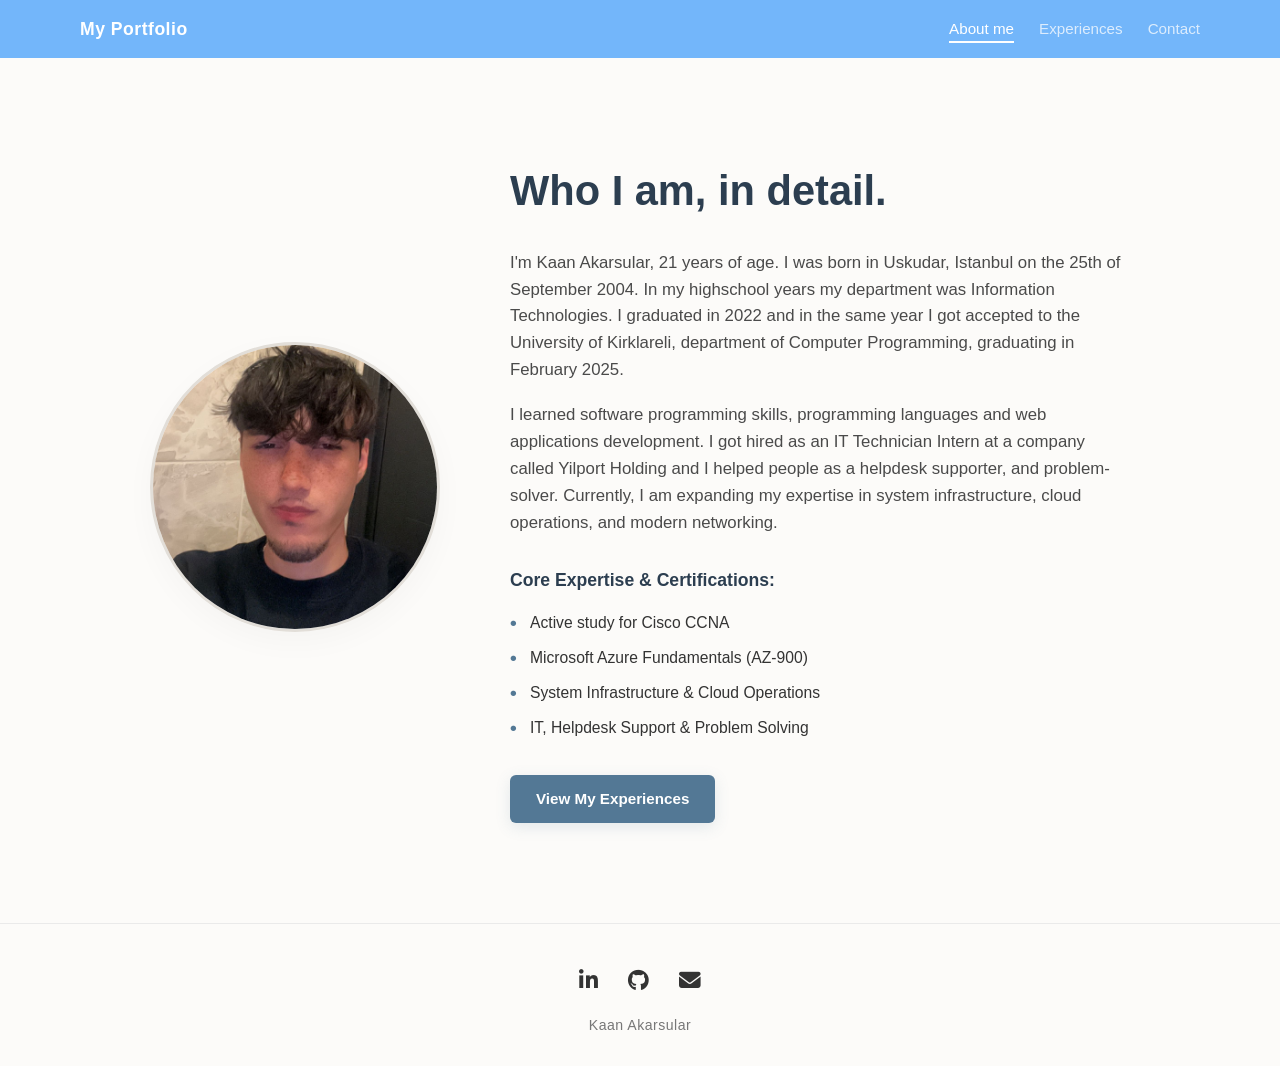
<file: index.html>
<!DOCTYPE html>
<html lang="en">
<head>
    <meta charset="UTF-8">
    <meta name="viewport" content="width=device-width, initial-scale=1.0">
    <title>Kaan Akarsular | Portfolio</title>
    

    <link rel="stylesheet" href="https://cdnjs.cloudflare.com/ajax/libs/font-awesome/6.4.2/css/all.min.css">
    

    <link rel="stylesheet" href="style.css">
</head>
<body>






    <nav class="navbar">
        <div class="nav-container">
            <a href="#" class="nav-logo">My Portfolio</a>
            <ul class="nav-links">
                <li><a href="#" class="active">About me</a></li>
                <li><a href="experiences.html">Experiences</a></li>
                <li><a href="contact.html">Contact</a></li>
            </ul>
        </div>
    </nav>






    <section class="about-section">
        <div class="about-container">
            

            <div class="about-image-box">
          <img src="Photos/profil.jpg" alt="Kaan Akarsular" class="profile-img">
            </div>







            <div class="about-content">
                <h1 class="about-title">Who I am, in detail.</h1>
                
                <p class="about-text">
                    I'm Kaan Akarsular, 21 years of age. I was born in Uskudar, Istanbul on the 25th of September 2004. 
                    In my highschool years my department was Information Technologies. I graduated in 2022 and in the same 
                    year I got accepted to the University of Kirklareli, department of Computer Programming, graduating in February 2025.
                </p>
                
                <p class="about-text">
                    I learned software programming skills, programming languages and web applications development. 
                    I got hired as an IT Technician Intern at a company called Yilport Holding and I helped people 
                    as a helpdesk supporter, and problem-solver. Currently, I am expanding my expertise in system infrastructure, 
                    cloud operations, and modern networking.
                </p>

           
                <div class="skills-highlight">
                    <h3>Core Expertise & Certifications:</h3>
                    <ul>
                        <li>Active study for Cisco CCNA</li>
                        <li>Microsoft Azure Fundamentals (AZ-900)</li>
                        <li>System Infrastructure & Cloud Operations</li>
                        <li>IT, Helpdesk Support & Problem Solving</li>
                    </ul>
                </div>
                <a href="experiences.html" class="cta-button">View My Experiences</a>
            </div>

        </div>
    </section>




  
    <footer class="main-footer">
    
        <div class="footer-socials">
            <a href="https://www.linkedin.com/in/kaan-akarsular/" target="_blank" class="social-icon" title="LinkedIn">
                <i class="fab fa-linkedin-in"></i>
            </a>
            <a href="https://github.com/kaansproject" target="_blank" class="social-icon" title="GitHub">
                <i class="fab fa-github"></i>
            </a>
            <a href="mailto:kwmida@gmail.com" class="social-icon" title="Email Me">
                <i class="fas fa-envelope"></i>
            </a>
        </div>
        


        <div class="footer-copyright">
            <p>Kaan Akarsular</p>
        </div>
        </footer>




    
</body>
</html>
</file>
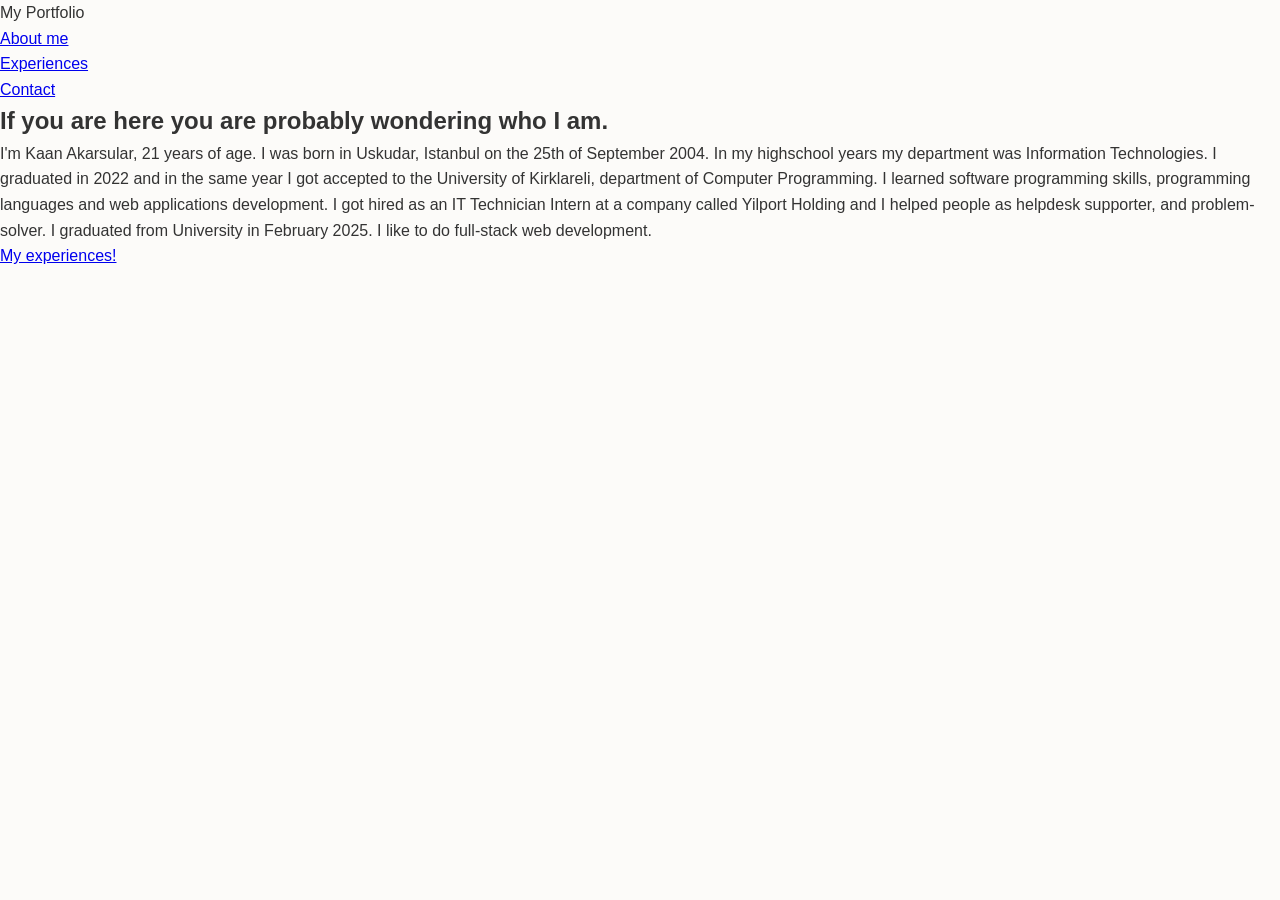
<file: aboutme.html>
<!DOCTYPE html>
<html lang="tr">
<head>
    <meta charset="UTF-8">
    <meta name="viewport" content="width=device-width, initial-scale=1.0">
    <title>About me</title>
    <link rel="stylesheet" href="style.css">
</head>
<body>
    <nav>
        <div class="logo">My Portfolio</div>
        <ul>
            <li><a href="aboutme.html" class="active">About me</a></li>
            <li><a href="experiences.html">Experiences</a></li>
            <li><a href="contact.html">Contact</a></li>
        </ul>
    </nav>

    <section class="hero">
        <h1>If you are here you are probably wondering who I am.</h1>
        <p>I'm Kaan Akarsular, 21 years of age. I was born in Uskudar, 
            Istanbul on the 25th of September 2004. In my highschool years my department was Information Technologies. 
            I graduated in 2022 and in the same year I got accepted to the University of Kirklareli, department of Computer Programming. 
            I learned software programming skills, programming languages and web applications development. 
            I got hired as an IT Technician Intern at a company called Yilport Holding and I helped people as helpdesk supporter, and problem-solver. 
            I graduated from University in February 2025. I like to do full-stack web development. </p>
        <a href="experiences.html" class="btn">My experiences!</a>
    </section>
</body>
</html>
</file>
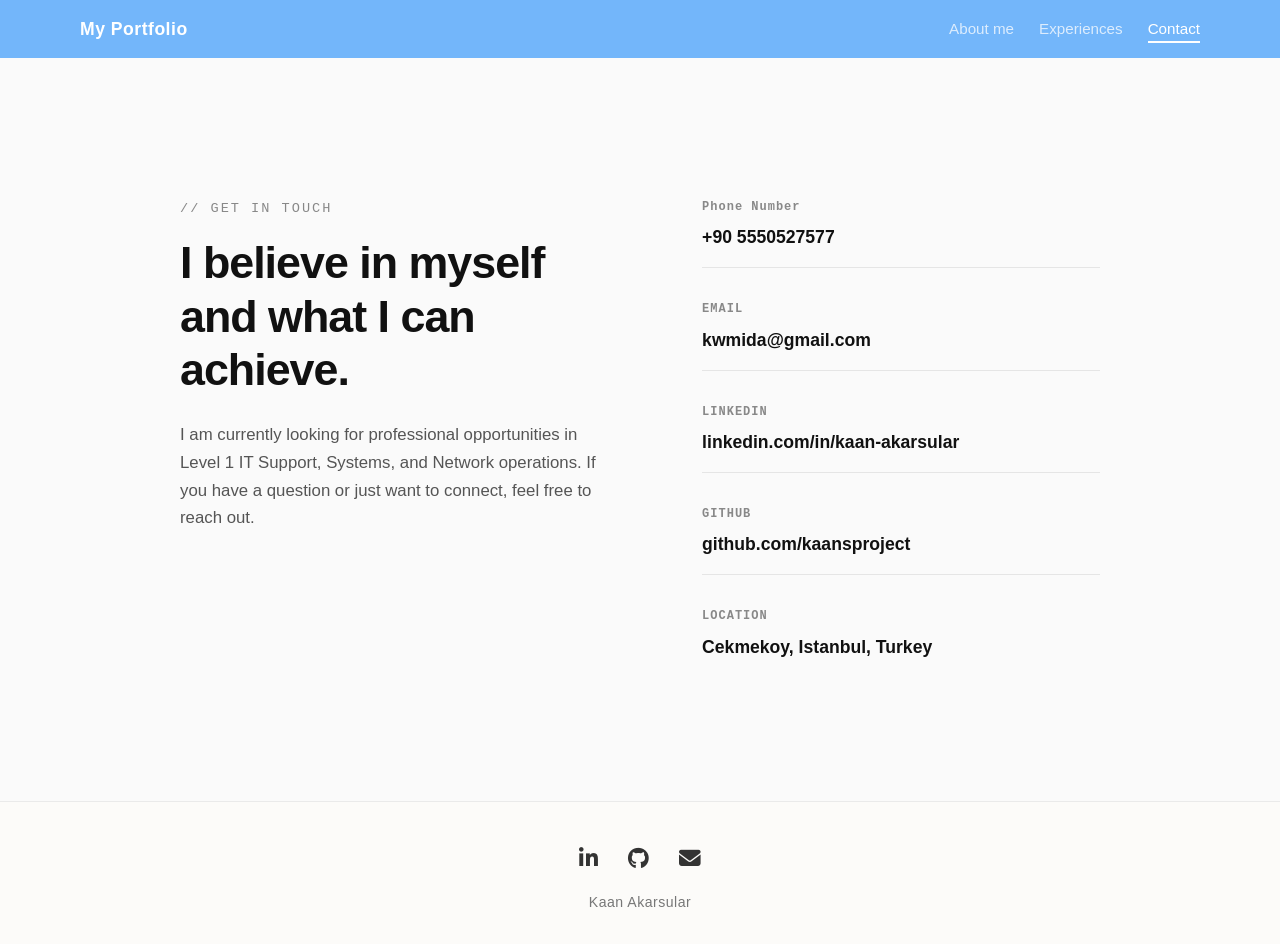
<file: contact.html>
<!DOCTYPE html>
<html lang="en">
<head>
    <meta charset="UTF-8">
    <meta name="viewport" content="width=device-width, initial-scale=1.0">
    <title>Kaan Akarsular | Contact</title>
    <link rel="stylesheet" href="https://cdnjs.cloudflare.com/ajax/libs/font-awesome/6.4.2/css/all.min.css">
    <link rel="stylesheet" href="style.css">
</head>
<body>

   




    <nav class="navbar">
        <div class="nav-container">
            <a href="index.html" class="nav-logo">My Portfolio</a>
            <ul class="nav-links">
                <li><a href="index.html">About me</a></li>
                <li><a href="experiences.html">Experiences</a></li>
                <li><a href="contact.html" class="active">Contact</a></li>
            </ul>
        </div>
    </nav>

    






    <section class="contact-section">
        <div class="contact-wrapper">
            <div class="contact-left">
                <span class="contact-tag">// GET IN TOUCH</span>
                <h1 class="contact-headline">I believe in myself and what I can achieve.</h1>
                <p class="contact-subtext">
                    I am currently looking for professional opportunities in Level 1 IT Support, Systems, and Network operations. If you have a question or just want to connect, feel free to reach out.
                </p>
            </div>







            <div class="contact-right">
                <div class="contact-channels">
                    <div class="channel-row">
                        <span class="channel-label">Phone Number</span>
                        <span class="channel-text">+90 5550527577</span>
                    </div>
            





                    <div class="channel-row">
                        <span class="channel-label">EMAIL</span>
                        <a href="mailto:kwmida@gmail.com" class="channel-link">kwmida@gmail.com</a>
                    </div>

            



                    <div class="channel-row">
                        <span class="channel-label">LINKEDIN</span>
                        <a href="https://www.linkedin.com/in/kaan-akarsular/" target="_blank" class="channel-link">linkedin.com/in/kaan-akarsular</a>
                    </div>

                




                    <div class="channel-row">
                        <span class="channel-label">GITHUB</span>
                        <a href="https://github.com/kaansproject" target="_blank" class="channel-link">github.com/kaansproject</a>
                    </div>

               




                    <div class="channel-row">
                        <span class="channel-label">LOCATION</span>
                        <span class="channel-text">Cekmekoy, Istanbul, Turkey</span>
                    </div>


                </div>
            </div>

        </div>
    </section>






    <footer class="main-footer">
        <div class="footer-socials">
            <a href="https://www.linkedin.com/in/kaan-akarsular/" target="_blank" class="social-icon" title="LinkedIn"><i class="fab fa-linkedin-in"></i></a>
            <a href="https://github.com/kaansproject" target="_blank" class="social-icon" title="GitHub"><i class="fab fa-github"></i></a>
            <a href="mailto:kwmida@gmail.com" class="social-icon" title="Email Me"><i class="fas fa-envelope"></i></a>
        </div>
        <div class="footer-copyright">
            <p>Kaan Akarsular</p>
        </div>
    </footer>





</body>
</html>
</file>
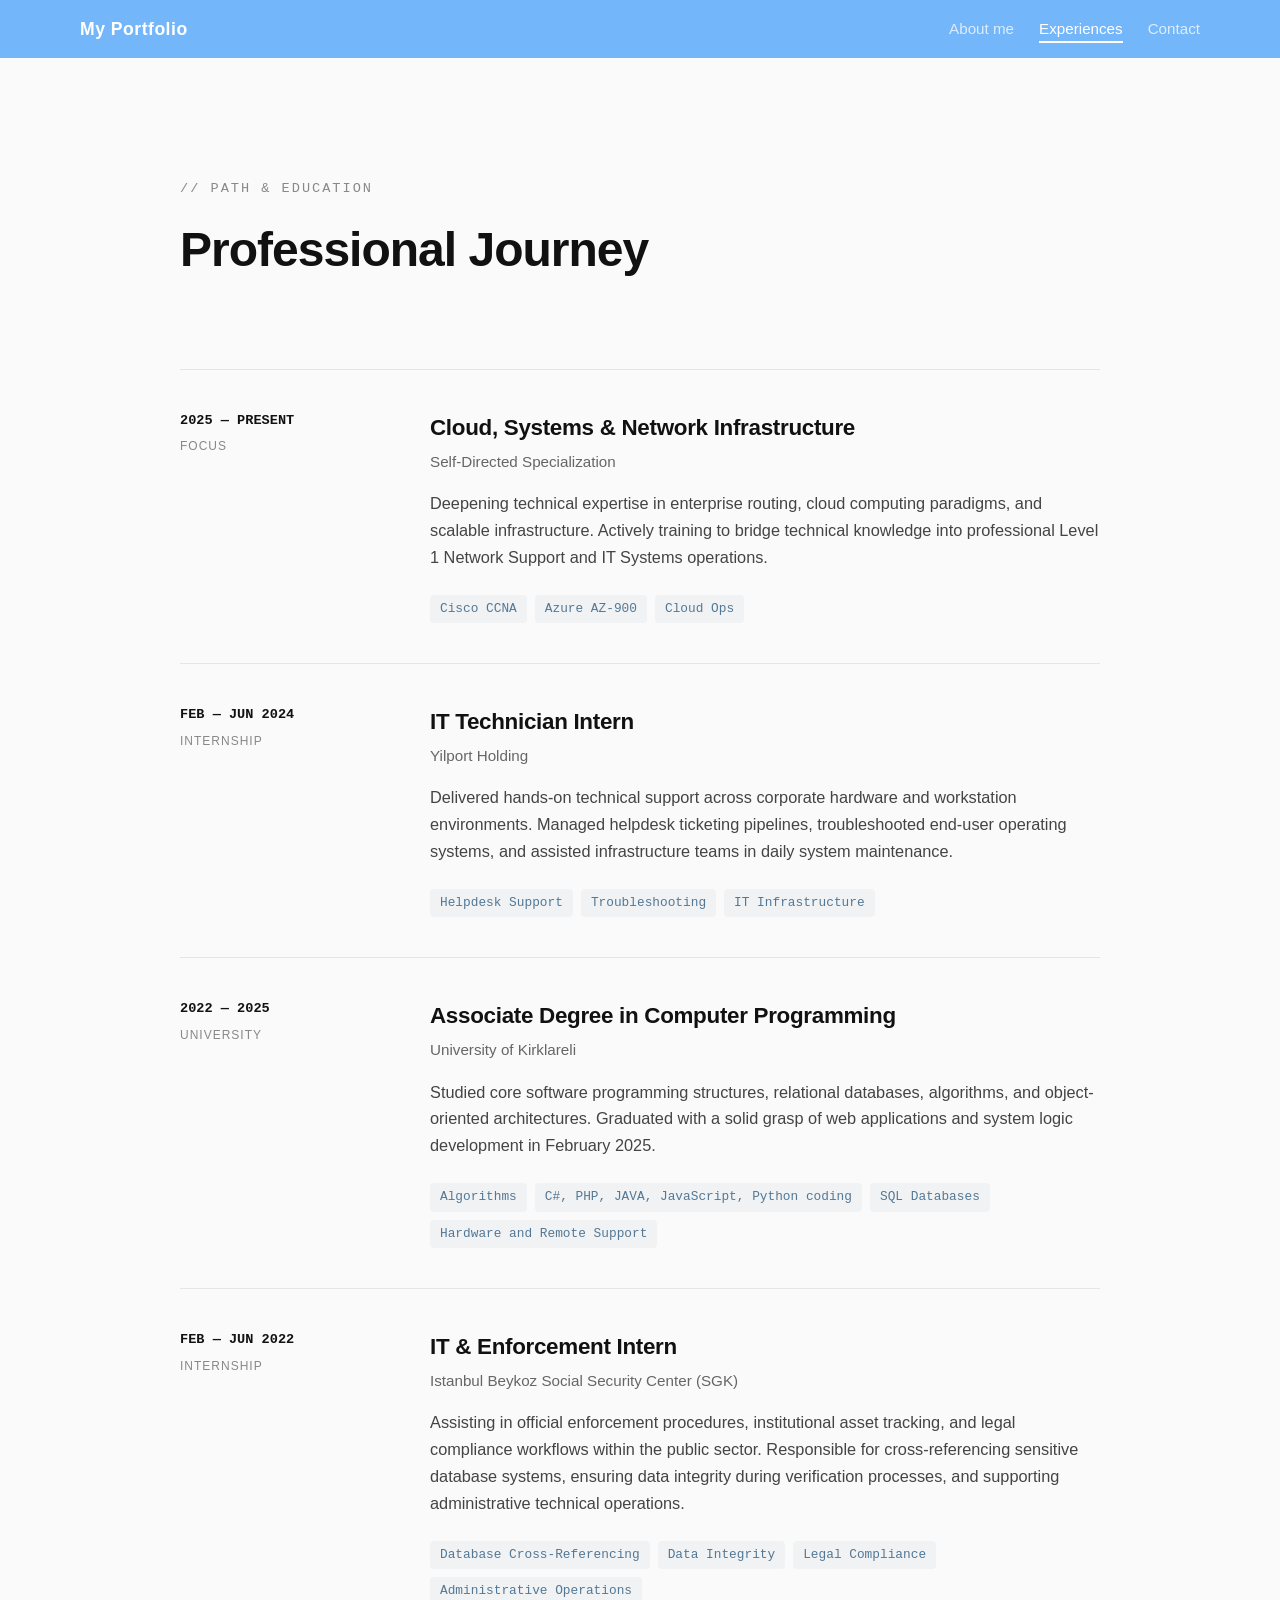
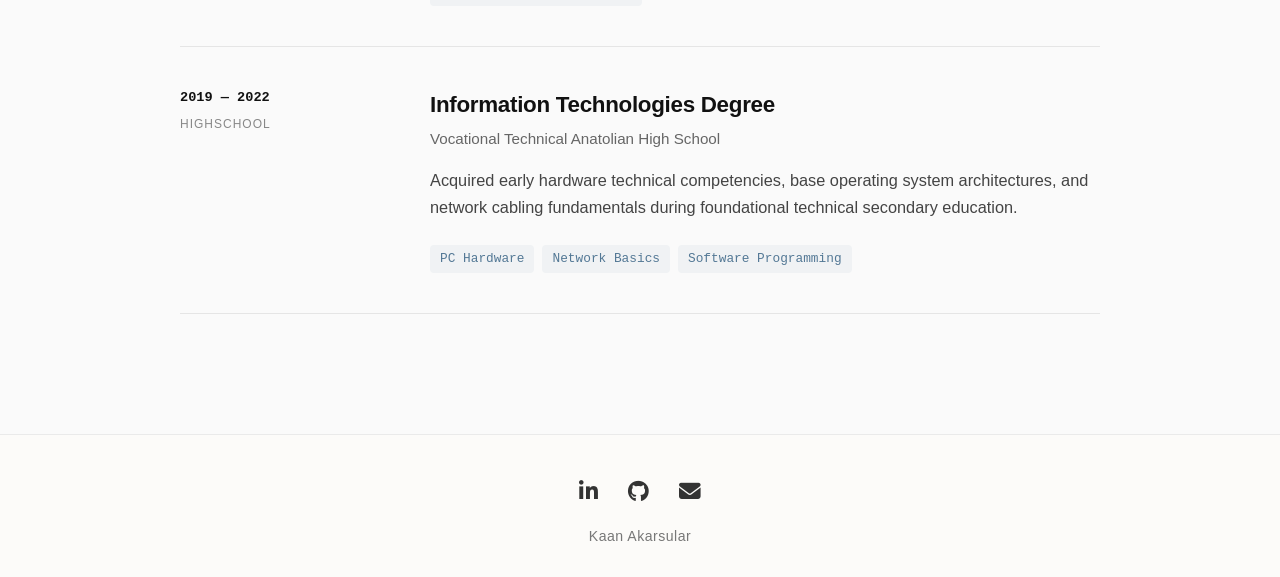
<file: experiences.html>
<!DOCTYPE html>
<html lang="en">
<head>
    <meta charset="UTF-8">
    <meta name="viewport" content="width=device-width, initial-scale=1.0">
    <title>Kaan Akarsular | Experiences</title>
    <link rel="stylesheet" href="https://cdnjs.cloudflare.com/ajax/libs/font-awesome/6.4.2/css/all.min.css">
    <link rel="stylesheet" href="style.css">
</head>
<body>

  









    <nav class="navbar">
        <div class="nav-container">
            <a href="index.html" class="nav-logo">My Portfolio</a>
            <ul class="nav-links">
                <li><a href="index.html">About me</a></li>
                <li><a href="experiences.html" class="active">Experiences</a></li>
                <li><a href="contact.html">Contact</a></li>
            </ul>
        </div>
    </nav>













    <section class="work-section">
        <div class="work-wrapper">
            
        








            <header class="work-header">
                <span class="work-tag">// PATH & EDUCATION</span>
                <h1 class="work-headline">Professional Journey</h1>
            </header>

          










            <div class="work-list">
                
              













                <article class="work-row">
                    <div class="work-meta">
                        <span class="work-time">2025 — PRESENT</span>
                        <span class="work-status">Focus</span>
                    </div>
                    <div class="work-info">
                        <h3 class="work-role">Cloud, Systems & Network Infrastructure</h3>
                        <span class="work-location">Self-Directed Specialization</span>
                        <p class="work-description">Deepening technical expertise in enterprise routing, cloud computing paradigms, and scalable infrastructure. Actively training to bridge technical knowledge into professional Level 1 Network Support and IT Systems operations.</p>
                        <div class="work-techs">
                            <span>Cisco CCNA</span>
                            <span>Azure AZ-900</span>
                            <span>Cloud Ops</span>
                        </div>
                    </div>
                </article>














                
                <article class="work-row">
                    <div class="work-meta">
                        <span class="work-time">FEB — JUN 2024</span>
                        <span class="work-status">Internship</span>
                    </div>
                    <div class="work-info">
                        <h3 class="work-role">IT Technician Intern</h3>
                        <span class="work-location">Yilport Holding</span>
                        <p class="work-description">Delivered hands-on technical support across corporate hardware and workstation environments. Managed helpdesk ticketing pipelines, troubleshooted end-user operating systems, and assisted infrastructure teams in daily system maintenance.</p>
                        <div class="work-techs">
                            <span>Helpdesk Support</span>
                            <span>Troubleshooting</span>
                            <span>IT Infrastructure</span>
                        </div>
                    </div>
                </article>

          













                <article class="work-row">
                    <div class="work-meta">
                        <span class="work-time">2022 — 2025</span>
                        <span class="work-status">University</span>
                    </div>
                    <div class="work-info">
                        <h3 class="work-role">Associate Degree in Computer Programming</h3>
                        <span class="work-location">University of Kirklareli</span>
                        <p class="work-description">Studied core software programming structures, relational databases, algorithms, and object-oriented architectures. Graduated with a solid grasp of web applications and system logic development in February 2025.</p>
                        <div class="work-techs">
                            <span>Algorithms</span>
                            <span>C#, PHP, JAVA, JavaScript, Python coding</span>
                            <span>SQL Databases</span>
                            <span>Hardware and Remote Support</span>
                        </div>
                    </div>
                </article>


              












                <article class="work-row">
                    <div class="work-meta">
                        <span class="work-time">FEB — JUN 2022</span>
                        <span class="work-status">Internship</span>
                    </div>
                    <div class="work-info">
                        <h3 class="work-role">IT & Enforcement Intern</h3>
                        <span class="work-location">Istanbul Beykoz Social Security Center (SGK)</span>
                        <p class="work-description">Assisting in official enforcement procedures, institutional asset tracking, and legal compliance workflows within the public sector. Responsible for cross-referencing sensitive database systems, ensuring data integrity during verification processes, and supporting administrative technical operations.</p>
                        <div class="work-techs">
                            <span>Database Cross-Referencing</span>
                            <span>Data Integrity</span>
                            <span>Legal Compliance</span>
                            <span>Administrative Operations</span>
                        </div>
                    </div>
                </article> 


              











                <article class="work-row">
                    <div class="work-meta">
                        <span class="work-time">2019 — 2022</span>
                        <span class="work-status">Highschool</span>
                    </div>
                    <div class="work-info">
                        <h3 class="work-role">Information Technologies Degree</h3>
                        <span class="work-location">Vocational Technical Anatolian High School</span>
                        <p class="work-description">Acquired early hardware technical competencies, base operating system architectures, and network cabling fundamentals during foundational technical secondary education.</p>
                        <div class="work-techs">
                            <span>PC Hardware</span>
                            <span>Network Basics</span>
                            <span>Software Programming</span>
                        </div>
                    </div>
                </article>

            </div>

        </div>
    </section>





















    <footer class="main-footer">
        <div class="footer-socials">
            <a href="https://www.linkedin.com/in/kaan-akarsular/" target="_blank" class="social-icon" title="LinkedIn"><i class="fab fa-linkedin-in"></i></a>
            <a href="https://github.com/kaansproject" target="_blank" class="social-icon" title="GitHub"><i class="fab fa-github"></i></a>
            <a href="mailto:kwmida@gmail.com" class="social-icon" title="Email Me"><i class="fas fa-envelope"></i></a>
        </div>
        <div class="footer-copyright">
            <p>Kaan Akarsular</p>
        </div>
    </footer>

</body>
</html>
</file>
<file: style.css>
/* INDEX MAIN PAGE */



* {
    margin: 0;
    padding: 0;
    box-sizing: border-box;
}

body {
    font-family: 'Segoe UI', Tahoma, Geneva, Verdana, sans-serif;
    background-color: #fcfbf9; 
    color: #333333;
    line-height: 1.6;
}


.navbar {
    background-color: #73b6fa; 
    padding: 15px 0;
    width: 100%;
}

.nav-container {
    display: flex;
    justify-content: space-between;
    align-items: center;
    max-width: 1200px;
    margin: 0 auto;
    padding: 0 40px;
}

.nav-logo {
    color: #ffffff;
    text-decoration: none;
    font-size: 1.1rem;
    font-weight: 600;
    letter-spacing: 0.5px;
}

.nav-links {
    list-style: none;
    display: flex;
    gap: 25px;
}

.nav-links a {
    color: #ffffff;
    text-decoration: none;
    font-size: 0.95rem;
    opacity: 0.75;
    transition: opacity 0.3s ease;
}

.nav-links a:hover, 
.nav-links a.active {
    opacity: 1;
    border-bottom: 2px solid #ffffff;
    padding-bottom: 4px;
}



.about-section {
    width: 100%;
    padding: 100px 0;
}

.about-container {
    display: flex;
    align-items: center;
    justify-content: center;
    gap: 70px; 
    max-width: 1200px;
    margin: 0 auto;
    padding: 0 40px;
}


.about-image-box {
    flex-shrink: 0;
}

.profile-img {
    width: 290px;
    height: 290px;
    border-radius: 50%; 
    object-fit: cover;
    border: 3px solid #e2ded8; 
    box-shadow: 0 10px 30px rgba(0, 0, 0, 0.03); 
}


.about-content {
    flex: 1;
    max-width: 620px;
}

.about-title {
    font-size: 2.6rem;
    color: #2c3e50;
    margin-bottom: 25px;
    font-weight: 700;
}

.about-text {
    font-size: 1.05rem;
    color: #4a4a4a;
    margin-bottom: 18px;
    text-align: left; 
}


.skills-highlight {
    margin-top: 30px;
    margin-bottom: 35px;
}

.skills-highlight h3 {
    font-size: 1.1rem;
    color: #2c3e50;
    margin-bottom: 15px;
    font-weight: 600;
}

.skills-highlight ul {
    list-style-type: none;
}

.skills-highlight ul li {
    font-size: 0.98rem;
    color: #333333;
    margin-bottom: 10px;
    padding-left: 20px;
    position: relative;
    font-weight: 500;
}


.skills-highlight ul li::before {
    content: "•";
    color: #537895;
    font-weight: bold;
    font-size: 1.2rem;
    position: absolute;
    left: 0;
    top: -2px;
}


.cta-button {
    display: inline-block;
    background-color: #537895; 
    color: #ffffff;
    text-decoration: none;
    padding: 12px 26px;
    border-radius: 6px;
    font-weight: 600;
    font-size: 0.95rem;
    transition: background-color 0.3s ease, transform 0.2s ease;
    box-shadow: 0 4px 15px rgba(83, 120, 149, 0.15);
}

.cta-button:hover {
    background-color: #43617a;
    transform: translateY(-2px); 
}


.main-footer {
    width: 100%;
    padding: 40px 0 30px 0;
    border-top: 1px solid #eaeaea; 
    text-align: center;
    background-color: #fcfbf9;
}

.footer-socials {
    display: flex;
    justify-content: center;
    gap: 30px;
    margin-bottom: 15px;
}

.social-icon {
    color: #333333;
    font-size: 1.35rem;
    text-decoration: none;
    transition: color 0.3s ease, transform 0.2s ease;
}

.social-icon:hover {
    transform: scale(1.15);
}


.social-icon[title="LinkedIn"]:hover {
    color: #0077b5;
}

.social-icon[title="GitHub"]:hover {
    color: #24292e;
}

.social-icon[title="Email Me"]:hover {
    color: #ea4335;
}

.footer-copyright p {
    font-size: 0.88rem;
    color: #777777;
    letter-spacing: 0.5px;
}


@media (max-width: 768px) {
    .about-container {
        flex-direction: column; 
        text-align: center;
        gap: 40px;
        padding: 0 20px;
    }

    .about-text {
        text-align: center;
    }

    .nav-container {
        flex-direction: column;
        gap: 15px;
        padding: 0 20px;
    }

    .skills-highlight ul li {
        padding-left: 0;
    }

    .skills-highlight ul li::before {
        display: none;
    }
}









/* EXPERIENCES PAGE */




.work-section {
    width: 100%;
    padding: 120px 0;
    background-color: #fafafa; /* Tamamen temiz, havadar bir arka plan */
}

.work-wrapper {
    max-width: 1000px;
    margin: 0 auto;
    padding: 0 40px;
}


.work-header {
    margin-bottom: 80px;
}

.work-tag {
    font-family: SFMono-Regular, Consolas, 'Liberation Mono', Menlo, monospace; /* Teknik font */
    font-size: 0.85rem;
    color: #888888;
    letter-spacing: 2px;
    display: block;
    margin-bottom: 12px;
}

.work-headline {
    font-size: 3rem;
    color: #111111;
    font-weight: 800;
    letter-spacing: -1px;
}


.work-list {
    display: flex;
    flex-direction: column;
}

.work-row {
    display: flex;
    padding: 40px 0;
    border-top: 1px solid #e5e5e5; 
    transition: background-color 0.4s ease;
}


.work-list .work-row:last-child {
    border-bottom: 1px solid #e5e5e5;
}


.work-meta {
    width: 25%;
    flex-shrink: 0;
    display: flex;
    flex-direction: column;
    gap: 6px;
}

.work-time {
    font-family: SFMono-Regular, Consolas, monospace;
    font-size: 0.85rem;
    font-weight: 600;
    color: #111111;
}

.work-status {
    font-size: 0.75rem;
    text-transform: uppercase;
    letter-spacing: 1px;
    color: #888888;
    font-weight: 500;
}


.work-info {
    width: 75%;
    padding-left: 20px;
}

.work-role {
    font-size: 1.4rem;
    color: #111111;
    font-weight: 700;
    margin-bottom: 4px;
    letter-spacing: -0.3px;
}

.work-location {
    font-size: 0.95rem;
    color: #666666;
    display: block;
    margin-bottom: 16px;
    font-weight: 500;
}

.work-description {
    font-size: 1.02rem;
    color: #444444;
    line-height: 1.65;
    margin-bottom: 24px;
    max-width: 680px;
}


.work-techs {
    display: flex;
    flex-wrap: wrap;
    gap: 8px;
}

.work-techs span {
    font-family: SFMono-Regular, Consolas, monospace;
    font-size: 0.8rem;
    color: #537895; 
    background-color: rgba(83, 120, 149, 0.06); 
    padding: 4px 10px;
    border-radius: 4px;
    font-weight: 500;
}







/* Mobile */







@media (max-width: 768px) {
    .work-section {
        padding: 60px 0;
    }
    
    .work-headline {
        font-size: 2.2rem;
    }
    
    .work-header {
        margin-bottom: 40px;
    }

    .work-row {
        flex-direction: column; 
        gap: 20px;
        padding: 30px 0;
    }

    .work-meta {
        width: 100%;
    }

    .work-info {
        width: 100%;
        padding-left: 0;
    }
}




/* CONTACT PAGE */



/* ==========================================================================
   BOUTIQUE / EDITORIAL CONTACT DESIGN (AI-TEMPLATE DETOX)
   ========================================================================== */
.contact-section {
    width: 100%;
    padding: 140px 0;
    background-color: #fafafa;
}

.contact-wrapper {
    max-width: 1000px;
    margin: 0 auto;
    padding: 0 40px;
    display: flex;
    justify-content: space-between;
    gap: 80px;
}

/* Sol Taraf Stilleri */
.contact-left {
    width: 50%;
}

.contact-tag {
    font-family: SFMono-Regular, Consolas, monospace;
    font-size: 0.85rem;
    color: #888888;
    letter-spacing: 2px;
    display: block;
    margin-bottom: 16px;
}

.contact-headline {
    font-size: 2.8rem;
    color: #111111;
    font-weight: 800;
    line-height: 1.2;
    letter-spacing: -1px;
    margin-bottom: 24px;
}

.contact-subtext {
    font-size: 1.05rem;
    color: #555555;
    line-height: 1.65;
}

/* Sağ Taraf Stilleri */
.contact-right {
    width: 45%;
    display: flex;
    align-items: center;
}

.contact-channels {
    width: 100%;
    display: flex;
    flex-direction: column;
    gap: 32px;
}

.channel-row {
    display: flex;
    flex-direction: column;
    gap: 6px;
    border-bottom: 1px solid #e5e5e5; /* Satırları ayıran ince şık çizgi */
    padding-bottom: 16px;
}

.channel-row:last-child {
    border-bottom: none;
    padding-bottom: 0;
}

.channel-label {
    font-family: SFMono-Regular, Consolas, monospace;
    font-size: 0.75rem;
    color: #888888;
    font-weight: 600;
    letter-spacing: 1px;
}

.channel-link {
    font-size: 1.1rem;
    color: #111111;
    text-decoration: none;
    font-weight: 600;
    transition: color 0.3s ease, padding-left 0.3s ease;
    display: inline-block;
}

/* Linklerin üzerine gelince sağa doğru tatlı bir kayma ve renk efekti */
.channel-link:hover {
    color: #537895;
    padding-left: 6px;
}

.channel-text {
    font-size: 1.1rem;
    color: #111111;
    font-weight: 600;
}

/* CONTACT PAGE MOBILE */


@media (max-width: 768px) {
    .contact-section {
        padding: 60px 0;
    }

    .contact-wrapper {
        flex-direction: column;
        gap: 50px;
    }

    .contact-left, .contact-right {
        width: 100%;
    }

    .contact-headline {
        font-size: 2.1rem;
    }
}
</file>
